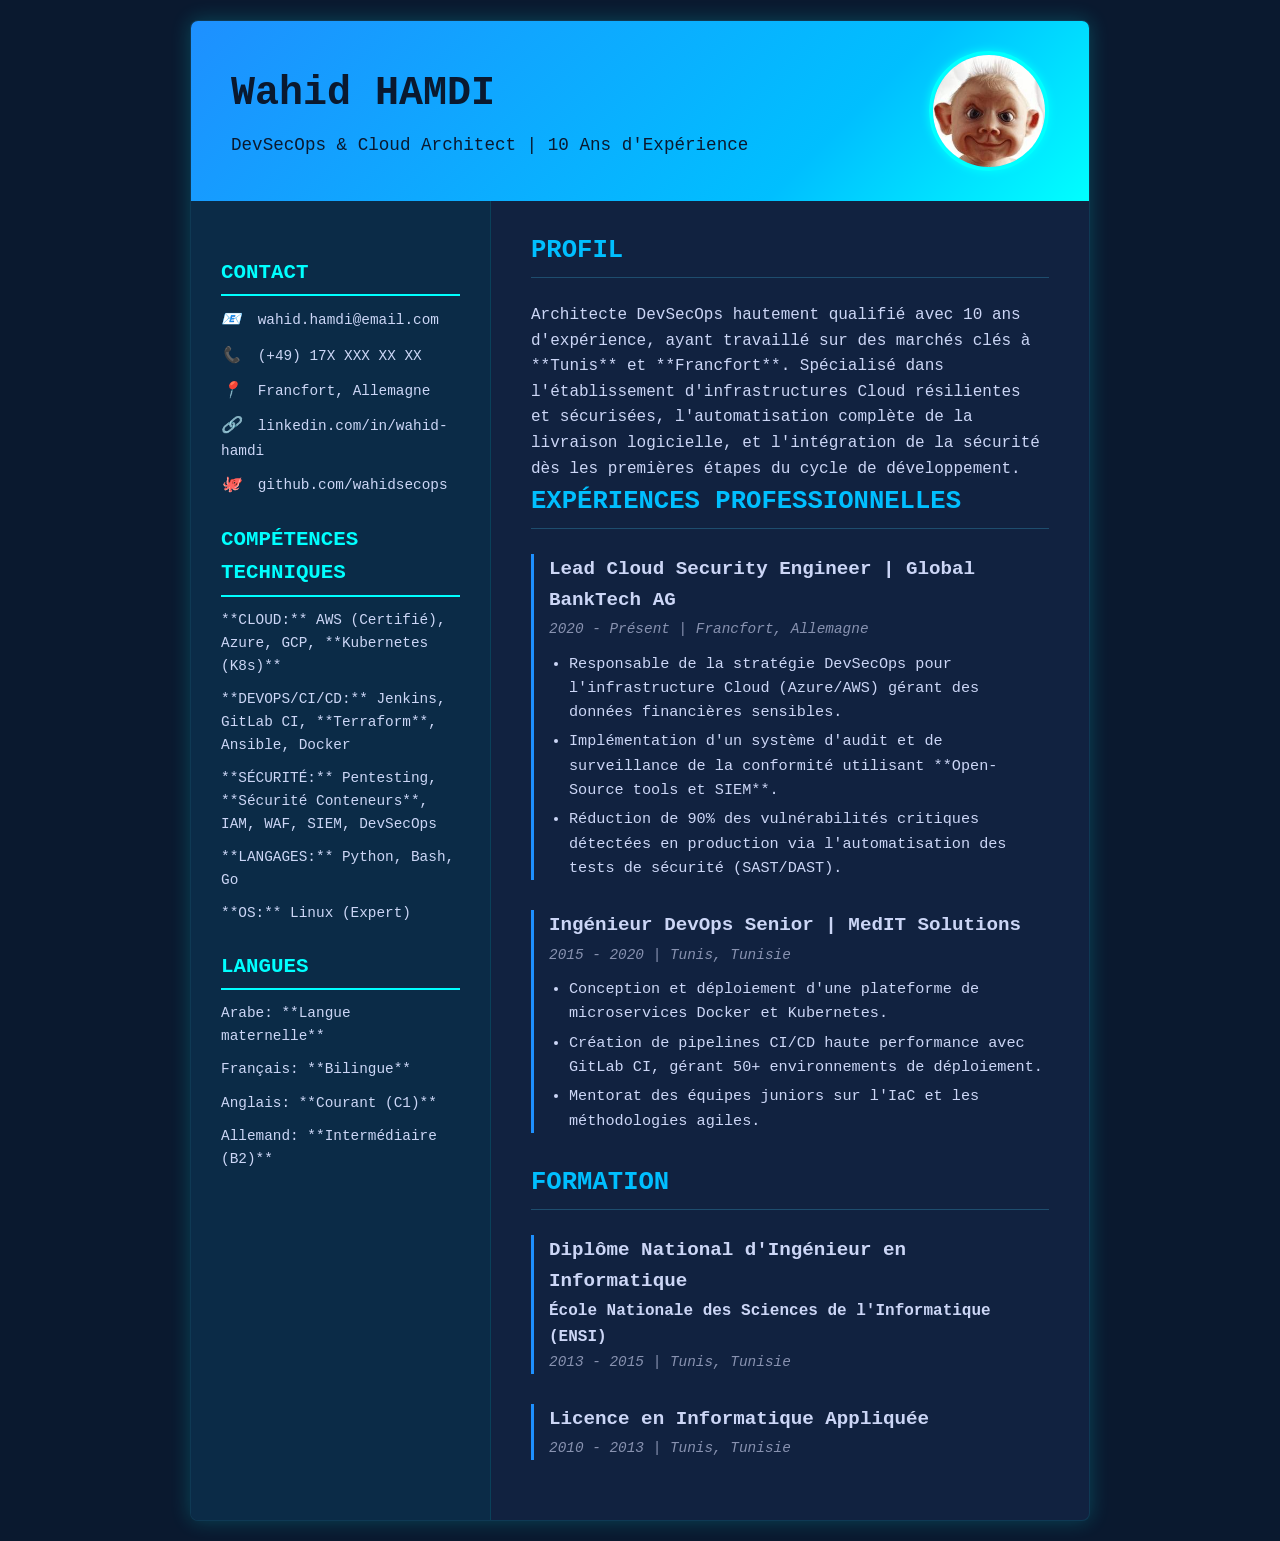
<file: index.html>
<!DOCTYPE html>
<html lang="fr">
<head>
    <meta charset="UTF-8">
    <meta name="viewport" content="width=device-width, initial-scale=1.0">
    <title>CV - Wahid Hamdi | Expert DevSecOps</title>
    <link rel="stylesheet" href="style.css">
</head>
<body>
    <div class="cv-container">
        
        <header class="header">
            <div class="profile-info">
                <h1>Wahid HAMDI</h1>
                <p class="title">DevSecOps & Cloud Architect | 10 Ans d'Expérience</p>
            </div>
            <div class="profile-photo">
                <img src="photo.jpg" alt="Photo de profil">
            </div>
        </header>

        <section class="section-main">
            <aside class="sidebar">
                
                <div class="contact-box">
                    <h2>CONTACT</h2>
                    <ul>
                        <li><i class="icon">📧</i> wahid.hamdi@email.com</li>
                        <li><i class="icon">📞</i> (+49) 17X XXX XX XX</li>
                        <li><i class="icon">📍</i> Francfort, Allemagne</li>
                        <li><i class="icon">🔗</i> linkedin.com/in/wahid-hamdi</li>
                        <li><i class="icon">🐙</i> github.com/wahidsecops</li>
                    </ul>
                </div>

                <div class="skills-box">
                    <h2>COMPÉTENCES TECHNIQUES</h2>
                    <ul class="skills-list">
                        <li>**CLOUD:** AWS (Certifié), Azure, GCP, **Kubernetes (K8s)**</li>
                        <li>**DEVOPS/CI/CD:** Jenkins, GitLab CI, **Terraform**, Ansible, Docker</li>
                        <li>**SÉCURITÉ:** Pentesting, **Sécurité Conteneurs**, IAM, WAF, SIEM, DevSecOps</li>
                        <li>**LANGAGES:** Python, Bash, Go</li>
                        <li>**OS:** Linux (Expert)</li>
                    </ul>
                </div>

                <div class="languages-box">
                    <h2>LANGUES</h2>
                    <ul>
                        <li>Arabe: **Langue maternelle**</li>
                        <li>Français: **Bilingue**</li>
                        <li>Anglais: **Courant (C1)**</li>
                        <li>Allemand: **Intermédiaire (B2)**</li>
                    </ul>
                </div>

            </aside>
            
            <main class="content">

                <div class="profile-summary">
                    <h2>PROFIL</h2>
                    <p>Architecte DevSecOps hautement qualifié avec 10 ans d'expérience, ayant travaillé sur des marchés clés à **Tunis** et **Francfort**. Spécialisé dans l'établissement d'infrastructures Cloud résilientes et sécurisées, l'automatisation complète de la livraison logicielle, et l'intégration de la sécurité dès les premières étapes du cycle de développement.</p>
                </div>

                <div class="experience">
                    <h2>EXPÉRIENCES PROFESSIONNELLES</h2>
                    
                    <div class="job-entry">
                        <h3>Lead Cloud Security Engineer | Global BankTech AG</h3>
                        <p class="job-meta">2020 - Présent | Francfort, Allemagne</p>
                        <ul>
                            <li>Responsable de la stratégie DevSecOps pour l'infrastructure Cloud (Azure/AWS) gérant des données financières sensibles.</li>
                            <li>Implémentation d'un système d'audit et de surveillance de la conformité utilisant **Open-Source tools et SIEM**.</li>
                            <li>Réduction de 90% des vulnérabilités critiques détectées en production via l'automatisation des tests de sécurité (SAST/DAST).</li>
                        </ul>
                    </div>
                    
                    <div class="job-entry">
                        <h3>Ingénieur DevOps Senior | MedIT Solutions</h3>
                        <p class="job-meta">2015 - 2020 | Tunis, Tunisie</p>
                        <ul>
                            <li>Conception et déploiement d'une plateforme de microservices Docker et Kubernetes.</li>
                            <li>Création de pipelines CI/CD haute performance avec GitLab CI, gérant 50+ environnements de déploiement.</li>
                            <li>Mentorat des équipes juniors sur l'IaC et les méthodologies agiles.</li>
                        </ul>
                    </div>
                </div>

                <div class="education">
                    <h2>FORMATION</h2>
                    <div class="education-entry">
                        <h3>Diplôme National d'Ingénieur en Informatique</h3>
                        <h4>École Nationale des Sciences de l'Informatique (ENSI)</h4>
                        <p class="education-meta">2013 - 2015 | Tunis, Tunisie</p>
                    </div>
                    <div class="education-entry">
                        <h3>Licence en Informatique Appliquée</h3>
                        <p class="education-meta">2010 - 2013 | Tunis, Tunisie</p>
                    </div>
                </div>

            </main>
        </section>

    </div>
</body>
</html>
</file>
<file: style.css>
/* --- VARIABLES ET RESET FUTURISTES --- */
:root {
    /* Nuances de Bleu Électrique et Cyan */
    --primary-blue: #00BFFF; /* Deep Sky Blue - Vif */
    --secondary-blue: #1E90FF; /* Dodger Blue */
    --accent-cyan: #00FFFF; /* Cyan */
    --background-dark: #0A192F; /* Bleu Marine Profond / Presque Noir */
    --text-light: #CCD6F6; /* Gris Bleu clair pour la lecture */
    --font-family: 'Consolas', 'Fira Code', monospace, sans-serif; /* Police technique */
}

* {
    margin: 0;
    padding: 0;
    box-sizing: border-box;
}

body {
    font-family: var(--font-family);
    line-height: 1.6;
    color: var(--text-light);
    background-color: var(--background-dark);
    padding: 20px;
}

/* --- CONTENEUR PRINCIPAL DU CV (EFFET LUMINEUX) --- */
.cv-container {
    max-width: 900px;
    margin: 0 auto;
    background: #112240; /* Bleu marine intermédiaire */
    box-shadow: 0 0 20px rgba(0, 255, 255, 0.2); /* Ombre cyan/futuriste */
    border-radius: 8px;
    overflow: hidden;
    border: 1px solid rgba(0, 255, 255, 0.1);
}

/* --- EN-TÊTE AVEC DÉGRADÉ --- */
.header {
    /* Dégradé de bleu électrique à cyan */
    background: linear-gradient(135deg, var(--secondary-blue) 0%, var(--primary-blue) 70%, var(--accent-cyan) 100%);
    color: var(--background-dark); /* Texte sombre sur dégradé clair */
    padding: 30px 40px;
    display: flex;
    justify-content: space-between;
    align-items: center;
}

.header h1 {
    font-size: 2.5em;
    margin-bottom: 5px;
    font-weight: 700;
}

.header .title {
    font-size: 1.1em;
    font-weight: 500;
}

/* --- PHOTO DE PROFIL FUTURISTE --- */
.profile-photo {
    width: 120px;
    height: 120px;
    border-radius: 50%;
    overflow: hidden;
    /* Cercle lumineux autour de la photo */
    border: 4px solid var(--accent-cyan); 
    box-shadow: 0 0 10px var(--accent-cyan);
    flex-shrink: 0;
}

.profile-photo img {
    width: 100%;
    height: 100%;
    object-fit: cover;
    display: block;
}

/* --- MISE EN PAGE PRINCIPALE (SIDEBAR + CONTENU) --- */
.section-main {
    display: flex;
}

/* --- COLONNE LATÉRALE (SIDEBAR) avec Dégradé subtil --- */
.sidebar {
    width: 300px;
    padding: 30px;
    background-color: #0B2B47; /* Nuance de bleu plus foncée */
    flex-shrink: 0;
    /* Séparateur élégant */
    border-right: 1px solid rgba(0, 255, 255, 0.1); 
}

.sidebar h2 {
    color: var(--accent-cyan);
    font-size: 1.3em;
    margin-top: 25px;
    margin-bottom: 12px;
    /* Bordure lumineuse */
    border-bottom: 2px solid var(--accent-cyan);
    padding-bottom: 5px;
    text-transform: uppercase;
    font-weight: 600;
}

.sidebar ul {
    list-style: none;
    padding-left: 0;
}

.sidebar li {
    margin-bottom: 10px;
    font-size: 0.9em;
}

.sidebar .icon {
    margin-right: 8px;
    color: var(--primary-blue);
    font-size: 1.1em;
}

.skills-list li ** { /* Pour cibler les compétences clés en gras */
    color: var(--accent-cyan);
}


/* --- ZONE DE CONTENU PRINCIPALE --- */
.content {
    flex-grow: 1;
    padding: 30px 40px;
}

.content h2 {
    font-size: 1.6em;
    color: var(--primary-blue);
    /* Ligne de séparation subtile */
    border-bottom: 1px solid #1E4D6E;
    padding-bottom: 5px;
    margin-bottom: 25px;
    margin-top: 15px;
    text-transform: uppercase;
}

.content h2:first-child {
    margin-top: 0;
}

/* --- EXPÉRIENCE & ÉDUCATION --- */
.job-entry, .education-entry {
    margin-bottom: 30px;
    padding-left: 15px;
    /* Petite bordure à gauche comme indicateur de chronologie */
    border-left: 3px solid var(--secondary-blue);
}

.job-entry h3, .education-entry h3 {
    font-size: 1.2em;
    color: var(--text-light);
    margin-bottom: 3px;
    font-weight: 600;
}

.job-entry h4 {
    color: var(--accent-cyan);
    font-size: 1em;
    margin-bottom: 3px;
}

.job-meta, .education-meta {
    font-style: italic;
    margin-bottom: 10px;
    display: block;
    color: #8892B0; /* Gris plus froid */
    font-size: 0.9em;
}

.job-entry ul {
    list-style: disc;
    margin-left: 20px;
    font-size: 0.95em;
    color: var(--text-light);
}

.job-entry li {
    margin-bottom: 5px;
}
</file>
